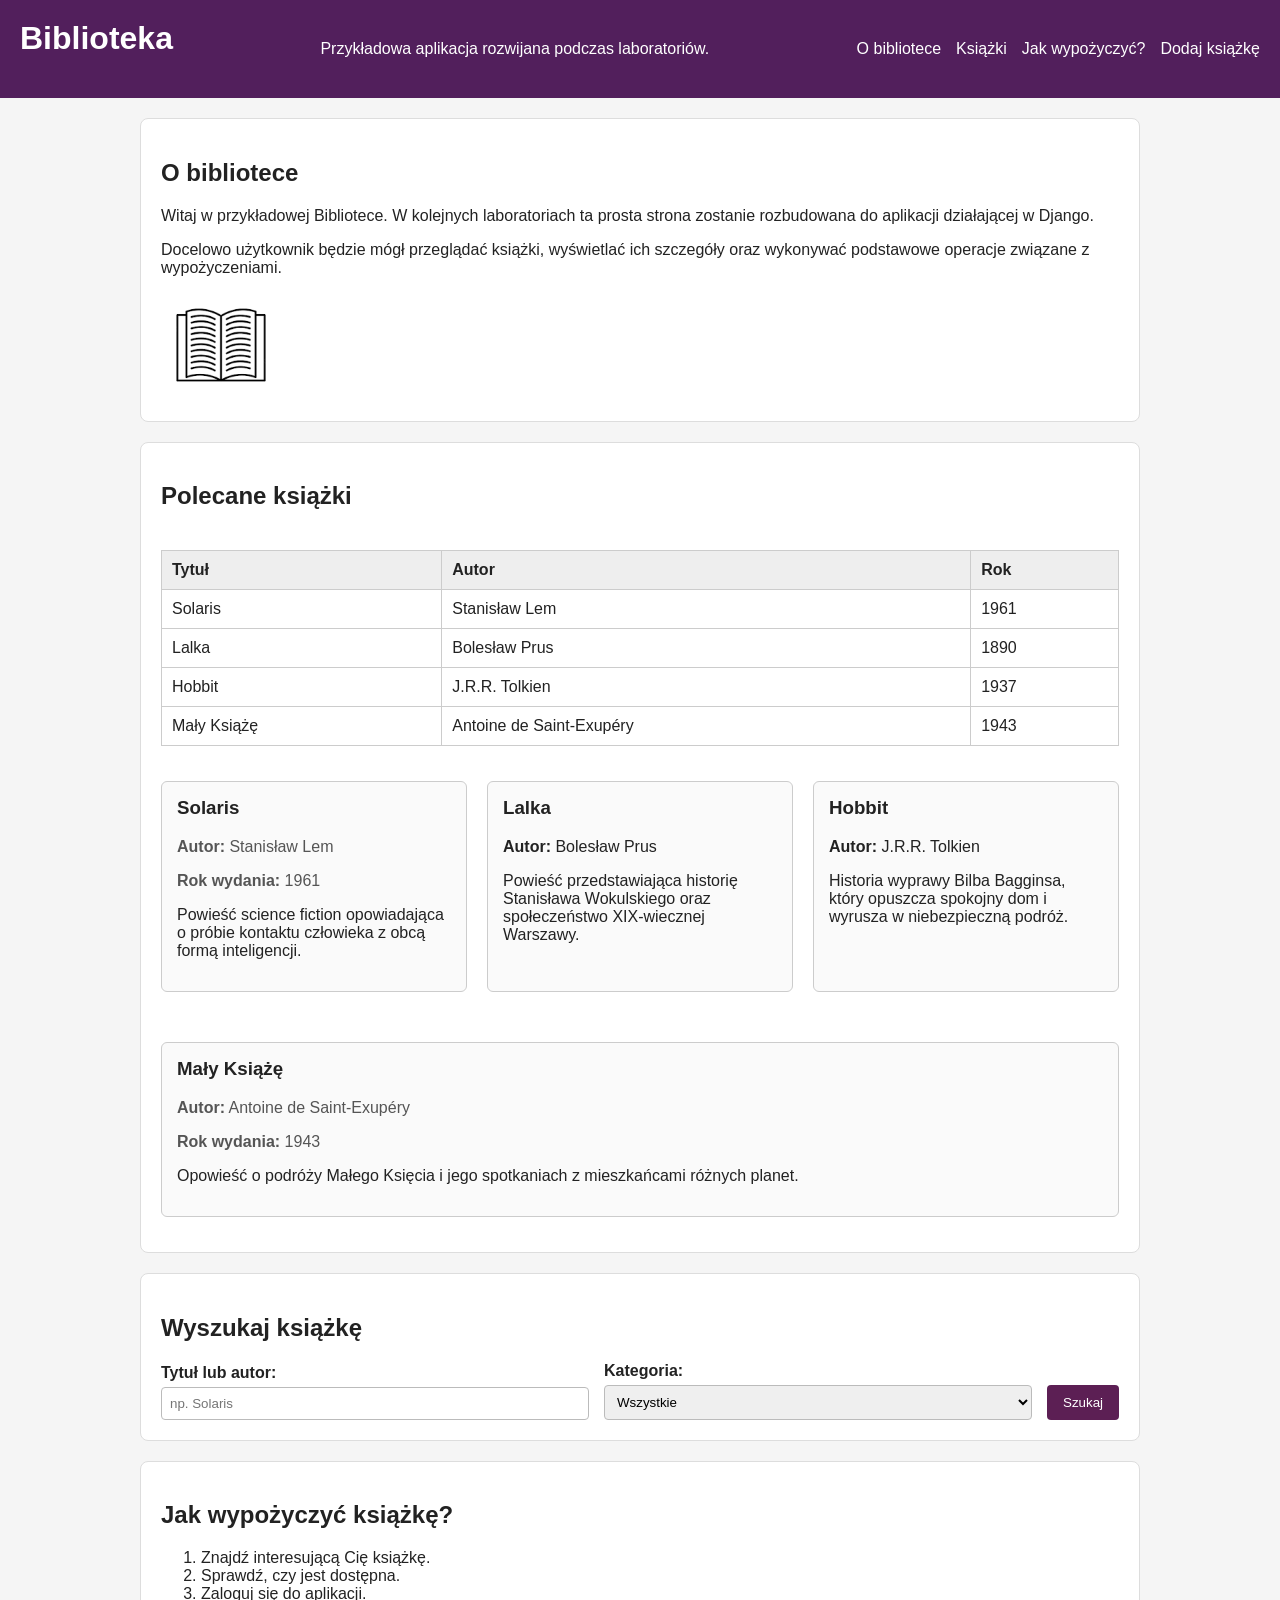
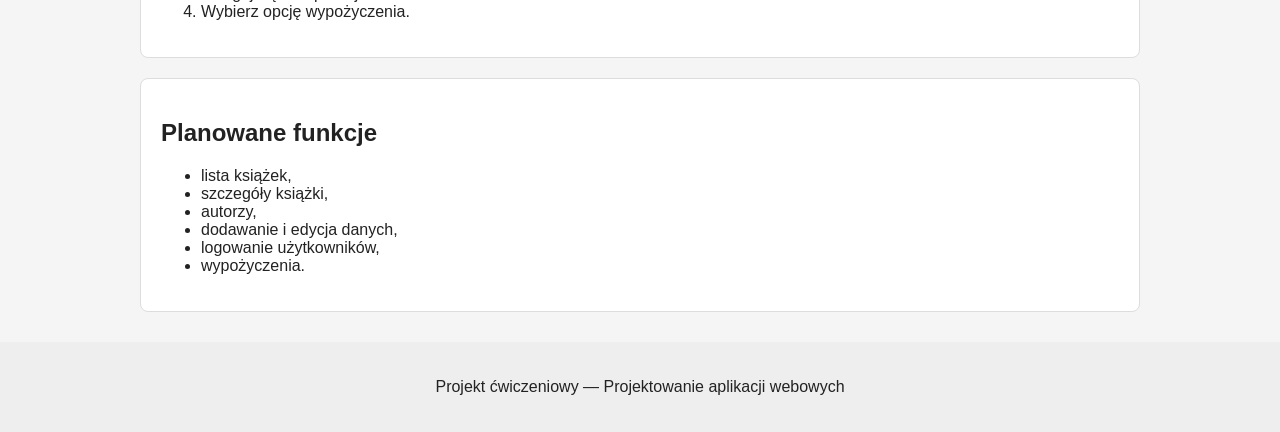
<file: frontend/index.html>
<!DOCTYPE html>
<html lang="pl">
<head>
    <meta charset="UTF-8">
    <meta name="viewport" content="width=device-width, initial-scale=1.0">
    <title>Biblioteka</title>
    <link rel="stylesheet" href="css/styles.css">
</head>
<body>

    <header>
        <h1>Biblioteka</h1>

        <p>
            Przykładowa aplikacja rozwijana podczas laboratoriów.
        </p>

        <nav>
            <a href="#about">O bibliotece</a>
            <a href="#books">Książki</a>
            <a href="#rules">Jak wypożyczyć?</a>
            <a href="./add_book.html">
                Dodaj książkę
            </a>
        </nav>
    </header>

    <main>

        <section id="about">
            <h2>O bibliotece</h2>

            <p>
                Witaj w przykładowej Bibliotece.
                W kolejnych laboratoriach ta prosta strona zostanie
                rozbudowana do aplikacji działającej w Django.
            </p>

            <p>
                Docelowo użytkownik będzie mógł przeglądać książki,
                wyświetlać ich szczegóły oraz wykonywać podstawowe
                operacje związane z wypożyczeniami.
            </p>

            <img
                src=[data-uri]
                alt="Ikona książki"
                width="120"
            >
        </section>

        <section id="books">
            <h2>Polecane książki</h2>

            <div class="table-container">
                <table>
                    <thead>
                        <tr>
                            <th>Tytuł</th>
                            <th>Autor</th>
                            <th>Rok</th>
                        </tr>
                    </thead>
                    <tbody>
                        <tr>
                            <td>Solaris</td>
                            <td>Stanisław Lem</td>
                            <td>1961</td>
                        </tr>
                        <tr>
                            <td>Lalka</td>
                            <td>Bolesław Prus</td>
                            <td>1890</td>
                        </tr>
                        <tr>
                            <td>Hobbit</td>
                            <td>J.R.R. Tolkien</td>
                            <td>1937</td>
                        </tr>

                        <tr>
                            <td>Mały Książę</td>
                            <td>Antoine de Saint-Exupéry</td>
                            <td>1943</td>
                        </tr>
                    </tbody>
                </table>
            </div>
            <div class="book-list">
                <article class="book-card">
                    <h3>Solaris</h3>

                    <div class="book-info">
                        <p>
                            <strong>Autor:</strong> Stanisław Lem
                        </p>

                        <p>
                            <strong>Rok wydania:</strong> 1961
                        </p>
                    </div>

                    <p>
                        Powieść science fiction opowiadająca o próbie
                        kontaktu człowieka z obcą formą inteligencji.
                    </p>
                </article>

                <article class="book-card">
                    <h3>Lalka</h3>

                    <p>
                        <strong>Autor:</strong> Bolesław Prus
                    </p>

                    <p>
                        Powieść przedstawiająca historię Stanisława
                        Wokulskiego oraz społeczeństwo XIX-wiecznej Warszawy.
                    </p>
                </article>

                <article class="book-card">
                    <h3>Hobbit</h3>

                    <p>
                        <strong>Autor:</strong> J.R.R. Tolkien
                    </p>

                    <p>
                        Historia wyprawy Bilba Bagginsa, który opuszcza
                        spokojny dom i wyrusza w niebezpieczną podróż.
                    </p>
                </article>
                <article class="book-card">
                    <h3>Mały Książę</h3>

                    <div class="book-info">
                        <p>
                            <strong>Autor:</strong> Antoine de Saint-Exupéry
                        </p>

                        <p>
                            <strong>Rok wydania:</strong> 1943
                        </p>
                    </div>

                    <p>
                        Opowieść o podróży Małego Księcia i jego spotkaniach
                        z mieszkańcami różnych planet.
                    </p>
                </article>
            </div>
        </section>
        <section id="search">
            <h2>Wyszukaj książkę</h2>

            <form class="search-form" method="get">

                <div>
                    <label for="query">
                        Tytuł lub autor:
                    </label>

                    <input
                        type="text"t
                        id="query"
                        name="query"
                        placeholder="np. Solaris"
                    >
                </div>

                <div>
                    <label for="search-category">
                        Kategoria:
                    </label>

                    <select
                        id="search-category"
                        name="category"
                    >
                        <option value="">
                            Wszystkie
                        </option>

                        <option value="fantasy">
                            Fantasy
                        </option>

                        <option value="science-fiction">
                            Science fiction
                        </option>

                        <option value="crime">
                            Kryminał
                        </option>
                    </select>
                </div>

                <button type="submit">
                    Szukaj
                </button>

            </form>
        </section>
        <section id="rules">
            <h2>Jak wypożyczyć książkę?</h2>

            <ol>
                <li>Znajdź interesującą Cię książkę.</li>
                <li>Sprawdź, czy jest dostępna.</li>
                <li>Zaloguj się do aplikacji.</li>
                <li>Wybierz opcję wypożyczenia.</li>
            </ol>
        </section>

        <section>
            <h2>Planowane funkcje</h2>

            <ul>
                <li>lista książek,</li>
                <li>szczegóły książki,</li>
                <li>autorzy,</li>
                <li>dodawanie i edycja danych,</li>
                <li>logowanie użytkowników,</li>
                <li>wypożyczenia.</li>
            </ul>
        </section>

    </main>

    <footer>
        <p>
            Projekt ćwiczeniowy — Projektowanie aplikacji webowych
        </p>
    </footer>

</body>
</html>
</file>
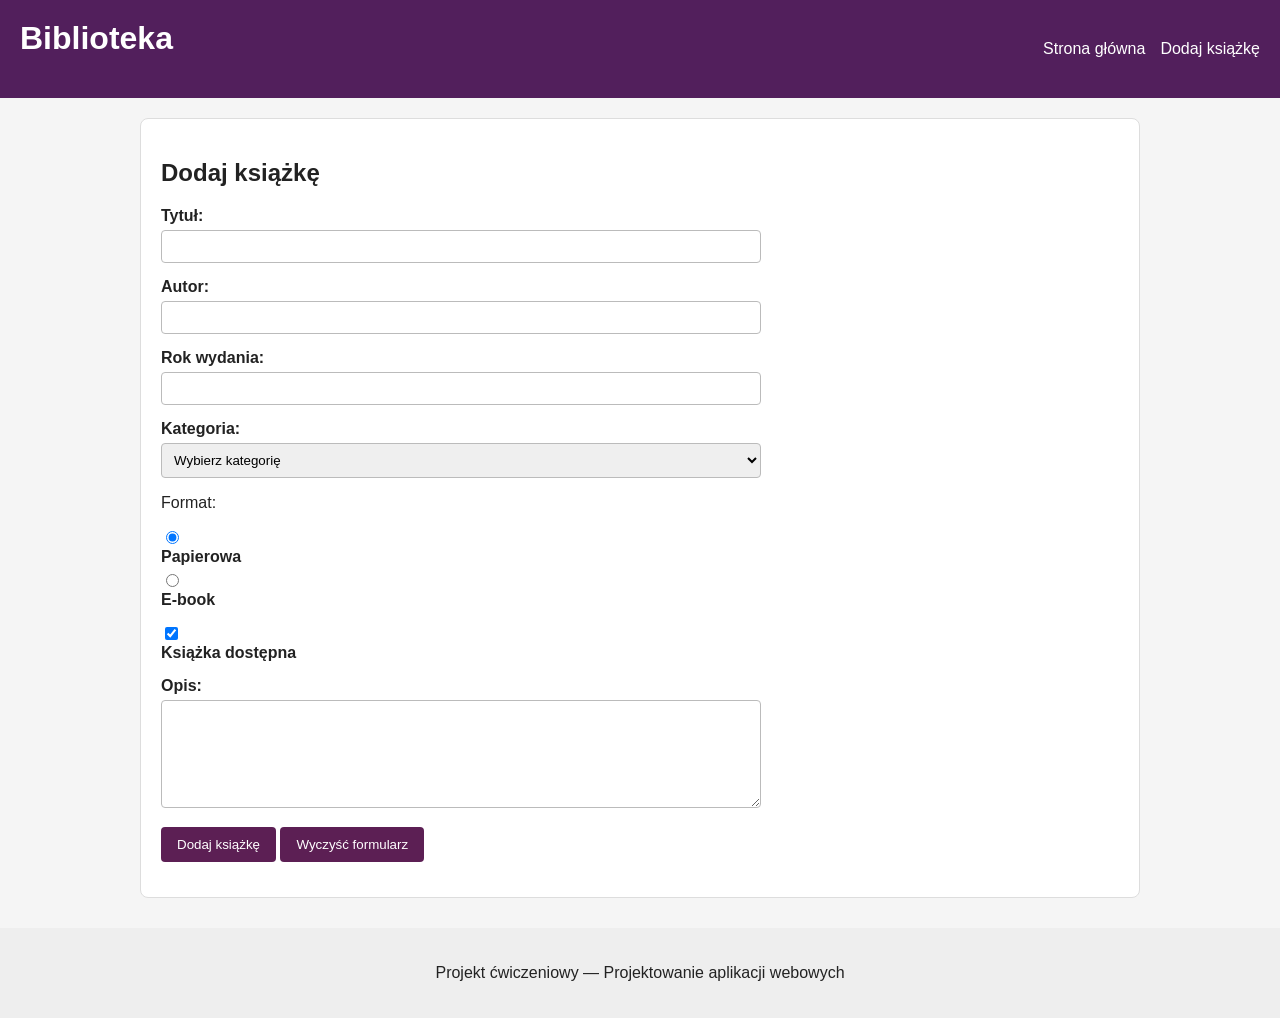
<file: frontend/add_book.html>
<!DOCTYPE html>
<html lang="pl">
<head>
    <meta charset="UTF-8">
    <meta name="viewport" content="width=device-width, initial-scale=1.0">
    <title>Dodaj książkę — Biblioteka</title>
    <link rel="stylesheet" href="css/styles.css">
</head>

<body>

    <header>
        <h1>Biblioteka</h1>

        <nav>
            <a href="index.html">Strona główna</a>
            <a href="add_book.html">Dodaj książkę</a>
        </nav>
    </header>

    <main>

        <section>
            <h2>Dodaj książkę</h2>

            <form method="post">

                <div>
                    <label for="title">
                        Tytuł:
                    </label>

                    <input
                        type="text"
                        id="title"
                        name="title"
                        required
                    >
                </div>

                <div>
                    <label for="author">
                        Autor:
                    </label>

                    <input
                        type="text"
                        id="author"
                        name="author"
                        required
                    >
                </div>

                <div>
                    <label for="year">
                        Rok wydania:
                    </label>

                    <input
                        type="number"
                        id="year"
                        name="year"
                        min="0"
                        max="2100"
                    >
                </div>

                <div>
                    <label for="category">
                        Kategoria:
                    </label>

                    <select
                        id="category"
                        name="category"
                    >
                        <option value="">
                            Wybierz kategorię
                        </option>

                        <option value="fantasy">
                            Fantasy
                        </option>

                        <option value="science-fiction">
                            Science fiction
                        </option>

                        <option value="crime">
                            Kryminał
                        </option>

                        <option value="other">
                            Inna
                        </option>
                    </select>
                </div>

                <div>
                    <p>Format:</p>

                    <input
                        type="radio"
                        id="paper"
                        name="format"
                        value="paper"
                        checked
                    >

                    <label for="paper">
                        Papierowa
                    </label>

                    <input
                        type="radio"
                        id="ebook"
                        name="format"
                        value="ebook"
                    >

                    <label for="ebook">
                        E-book
                    </label>
                </div>

                <div>
                    <input
                        type="checkbox"
                        id="available"
                        name="available"
                        checked
                    >

                    <label for="available">
                        Książka dostępna
                    </label>
                </div>

                <div>
                    <label for="description">
                        Opis:
                    </label>

                    <textarea
                        id="description"
                        name="description"
                        rows="6"
                        cols="50"
                    ></textarea>
                </div>

                <div>
                    <button type="submit">
                        Dodaj książkę
                    </button>

                    <button type="reset">
                        Wyczyść formularz
                    </button>
                </div>

            </form>
        </section>

    </main>

    <footer>
        <p>
            Projekt ćwiczeniowy — Projektowanie aplikacji webowych
        </p>
    </footer>

</body>
</html>
</file>
<file: frontend/css/styles.css>
body {
    margin: 0;

    background-color: #f5f5f5;
    color: #222222;

    font-family: Arial, Helvetica, sans-serif;
}

header {
    display: flex;

    justify-content: space-between;
    align-items: center;

    gap: 20px;

    background-color: #521f5c;
    color: white;

    padding: 20px;
}

header h1 {
    margin-top: 0;
}

nav {
    display: flex;
    gap: 15px;
}

nav a {
    color: white;
    text-decoration: none;

}

nav a:hover {
    text-decoration: underline;
}

main {
    width: 90%;
    max-width: 1000px;

    margin: 0 auto;
}

section {
    background-color: white;

    margin: 20px 0;
    padding: 20px;

    border: 1px solid #dddddd;
    border-radius: 8px;
}

.book-card {
    border: 1px solid #cccccc;
    border-radius: 6px;

    padding: 15px;
    margin: 15px 0;

    background-color: #fafafa;
}

.book-card h3 {
    margin-top: 0;
}

.book-info {
    color: #555555;
}

img {
    max-width: 100%;
    height: auto;
}

.library-image {
    width: 300px;
    border-radius: 8px;
}

table {
    width: 100%;

    border-collapse: collapse;

    margin: 20px 0;
}

th,
td {
    border: 1px solid #cccccc;

    padding: 10px;

    text-align: left;
}

th {
    background-color: #eeeeee;
}

form {
    max-width: 600px;
}

form div {
    margin-bottom: 15px;
}

label {
    display: block;

    margin-bottom: 5px;

    font-weight: bold;
}

input[type="text"],
input[type="email"],
input[type="password"],
input[type="number"],
input[type="date"],
select,
textarea {
    width: 100%;

    padding: 8px;

    border: 1px solid #bbbbbb;
    border-radius: 4px;

    box-sizing: border-box;
}

button {
    background-color: #5c1f54;
    color: white;

    border: none;
    border-radius: 4px;

    padding: 10px 16px;

    cursor: pointer;
}

button:hover {
    background-color: #803187;
}

footer {
    margin-top: 30px;
    padding: 20px;

    text-align: center;

    background-color: #eeeeee;
}

.book-list {
    display: flex;

    gap: 20px;

    flex-wrap: wrap;
}
.book-card {
    flex: 1 1 250px;
}
.search-form {
    display: flex;

    gap: 15px;

    align-items: end;

    max-width: none;
}
.search-form div {
    flex: 1;
    margin-bottom: 0;
}
.search-form button {
    flex: 0 0 auto;
}
@media (max-width: 700px) {

    header {
        flex-direction: column;
        align-items: flex-start;
    }

    nav {
        flex-direction: column;
    }

    .search-form {
        flex-direction: column;
        align-items: stretch;
    }

    main {
        width: 95%;
    }

}
.table-container {
    overflow-x: auto;
}
</file>
